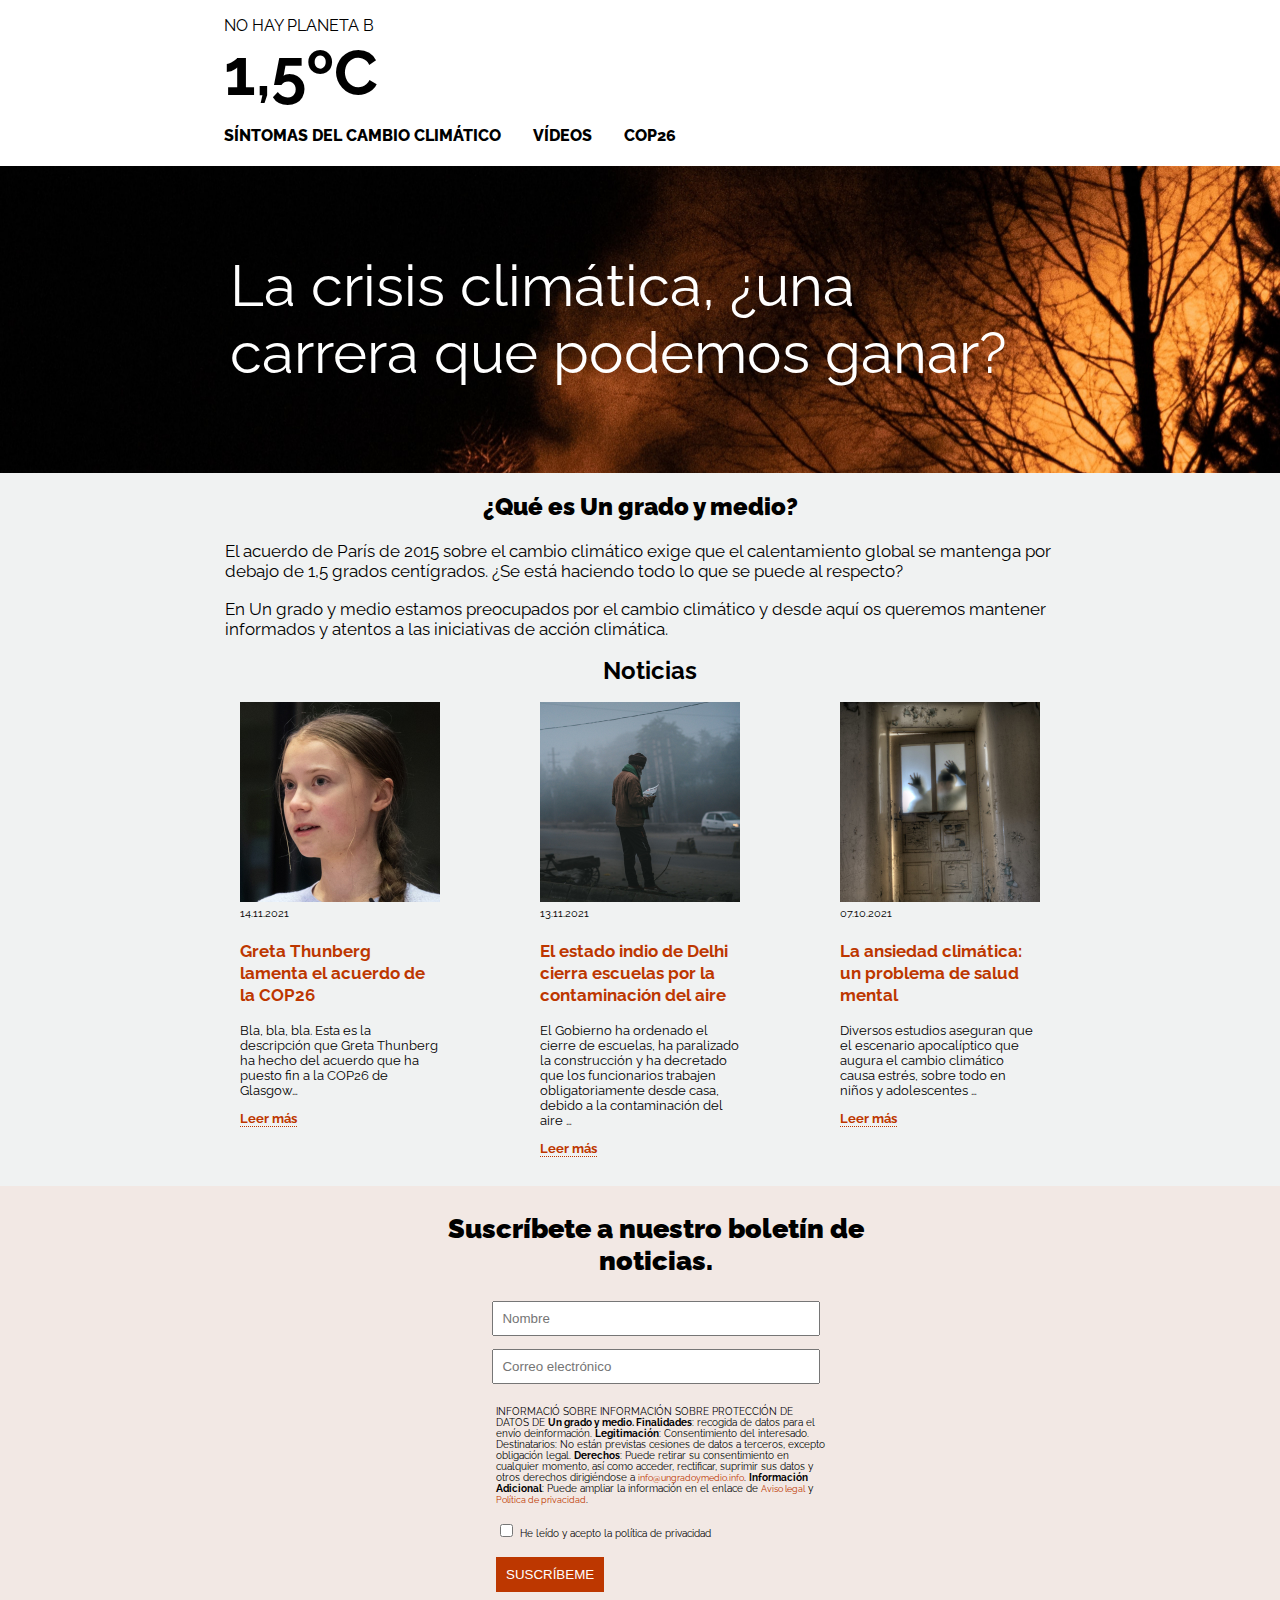
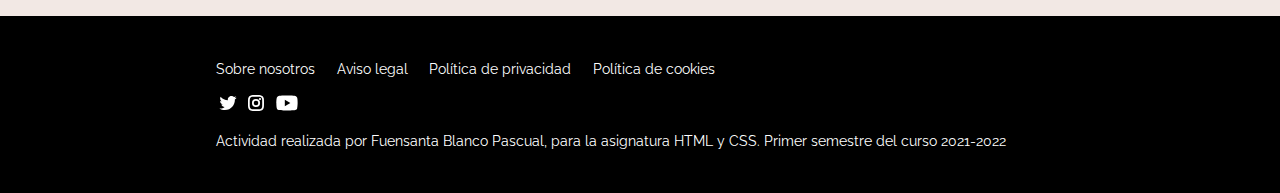
<file: index.html>
<!DOCTYPE html>
<html lang="es">
  <head>
	<link rel="stylesheet" href="CSS/estilos.css">
	<link href="https://fonts.googleapis.com/css2?family=Raleway:ital,wght@0,400;0,700;0,800;1,400&display=swap" rel="stylesheet"> 
    <meta charset="utf-8">
	<meta name="viewport" content="width=device-width" />
    <title>PÁGINA DE INICIO 1.5ºC</title>
  </head>

  <body>
    <div>
		<header id="index">
			<nav id="cabeceraIndex">
				<p class="planetaB">NO HAY PLANETA B</p>
				<a class="enlacePrincipal" href="index.html">1,5ºC</a>			
					<ul class="menu">
						<li><a class="enlaceMenu" href="sintomas.html">SÍNTOMAS DEL CAMBIO CLIMÁTICO</a></li>
						<li><a class="enlaceMenu" href="videos.html">VÍDEOS</a></li>
						<li><a class="enlaceMenu" href="cop26.html">COP26</a></li>
					</ul>
				</nav>
		</header>
		<main>
			<h1 class="imagenFondo">La crisis climática, ¿una carrera que podemos ganar?</h1>
			<div class="contenedorInfo">
				<h2 class="tituloInfo">¿Qué es Un grado y medio?</h2>
				<p class="parrafoInfo">El acuerdo de París de 2015 sobre el cambio climático exige que el
					calentamiento global se mantenga por debajo de 1,5 grados
					centígrados. ¿Se está haciendo todo lo que se puede al respecto?</p>
				<p class="parrafoInfo">En Un grado y medio estamos preocupados por el cambio climático y
					desde aquí os queremos mantener informados y atentos a las iniciativas
					de acción climática.</p>
			</div>
			<section class="noticiasIndex">
			<h2 class="tituloNoticias">Noticias</h2>
			  <article id="articulo1">
				<figure class="figureIndex">
					<img class="imagenNoticias" src="IMAGES/n-greta-thunberg.jpg" alt="Greta Thungberg"/>
					<figcaption>14.11.2021</figcaption>
				</figure>
				<div class="contenedorNoticia">
					<h3><a class="titulo2Noticias" href="">Greta Thunberg lamenta el acuerdo de la COP26</a></h3>
					<p class="parrafoArticulo">Bla, bla, bla. Esta es la descripción que Greta Thunberg ha hecho del acuerdo que ha puesto fin a la COP26 de Glasgow…</p>
					<p class="parrafoArticulo"><a class="enlaceLeerMas" href="">Leer más</a></p>
				</div>
			  </article>
			  <article id="articulo2">
				<figure class="figureIndex">
					<img class="imagenNoticias" src="IMAGES/n-delhi.jpg" alt="Delhi"/>
					<figcaption>13.11.2021</figcaption>
				</figure>
				<div class="contenedorNoticia">
					<h3><a class="titulo2Noticias" href="">El estado indio de Delhi cierra escuelas por la contaminación del aire</a></h3>
					<p class="parrafoArticulo">El Gobierno ha ordenado el cierre de escuelas, ha paralizado la construcción y ha decretado que los funcionarios trabajen obligatoriamente desde casa, 
					debido a la contaminación del aire …</p>
					<p class="parrafoArticulo"><a class="enlaceLeerMas" href="">Leer más</a></p>
				</div>
			  </article>
			  <article id="articulo3">
				<figure class="figureIndex">
					<img class="imagenNoticias" src="IMAGES/n-estres.jpg" alt="Estres"/>
					<figcaption>07.10.2021</figcaption>
				</figure>
				<div class="contenedorNoticia">
					<h3><a class="titulo2Noticias" href="">La ansiedad climática: un problema de salud mental</a></h3>
					<p class="parrafoArticulo">Diversos estudios aseguran que el escenario apocalíptico que augura el cambio climático causa estrés, sobre todo en niños y adolescentes …</p>
					<p class="parrafoArticulo"><a class="enlaceLeerMas" href="">Leer más</a></p>
				</div>
			  </article>
			</section>
			<section class="seccionSuscripcion">
				<form action="#" method="post" accept-charset="utf-8" id="formSuscripcion">
					<h1 class="tituloForm">Suscríbete a nuestro boletín de noticias.</h1>
					<ul class="inputsSuscripcion">
						<li>
							<input type="text" id="name" name="user_nombre" placeholder="Nombre"/>
						</li>
						<li>
							<input type="email" id="mail" name="user_email" placeholder="Correo electrónico"/>
						</li>
					</ul>
					<p id="politicaPriv">INFORMACIÓ SOBRE INFORMACIÓN SOBRE PROTECCIÓN DE DATOS DE <span class="negrita">Un grado y medio. Finalidades</span>: recogida de datos para el envío deinformación. 
						<span class="negrita">Legitimación</span>: Consentimiento del interesado. <span>Destinatarios</span>: No están previstas cesiones de datos a terceros, excepto obligación
						legal. <span class="negrita">Derechos</span>: Puede retirar su consentimiento en cualquier momento, así como acceder, rectificar, suprimir sus datos y otros derechos dirigiéndose a 
						<a class="titulo2Noticias" href="">info@ungradoymedio.info</a>. <span class="negrita">Información Adicional</span>: Puede ampliar la información en el enlace de <a class="titulo2Noticias" href="">Aviso legal</a> y 
						<a class="titulo2Noticias" href="">Política de privacidad</a>.
					</p>
					<p id="terminosycondiciones">
						<input type="checkbox" id="cbox1" value="checkbox"> 
						<label id="aceptoTerminos">He leído y acepto la política de privacidad</label>
					</p>
					<p id="contenedorBotonEnvio">
						<input id="botonEnvio" type="submit" value="SUSCRÍBEME">
					</p>
				</form>
			</section>
		</main>
	
		<footer id="pieIndex">
			<ul class="menuInferior">
				<li><a class="enlaceMenuInferior" href="">Sobre nosotros</a></li>
				<li><a class="enlaceMenuInferior" href="">Aviso legal</a></li>
				<li><a class="enlaceMenuInferior" href="">Política de privacidad</a></li>
				<li><a class="enlaceMenuInferior" href="">Política de cookies</a></li>
			</ul>
			<ul class="redesSociales">
				<li><a class="redesSociales" href=""><img src="IMAGES/twitter.svg" alt="Logo Twitter"/></a></li>
				<li><a class="redesSociales" href=""><img src="IMAGES/instagram.svg" alt="Logo Instagram"/></a></li>
				<li><a class="redesSociales" href=""><img src="IMAGES/youtube.svg" alt="Logo Youtube"/></a></li>
			</ul>
			<p class="infoPractica">Actividad realizada por Fuensanta Blanco Pascual, para la asignatura HTML y CSS. Primer semestre del curso 2021-2022</p>
		</footer>
	</div>
  </body>
</html>
</file>
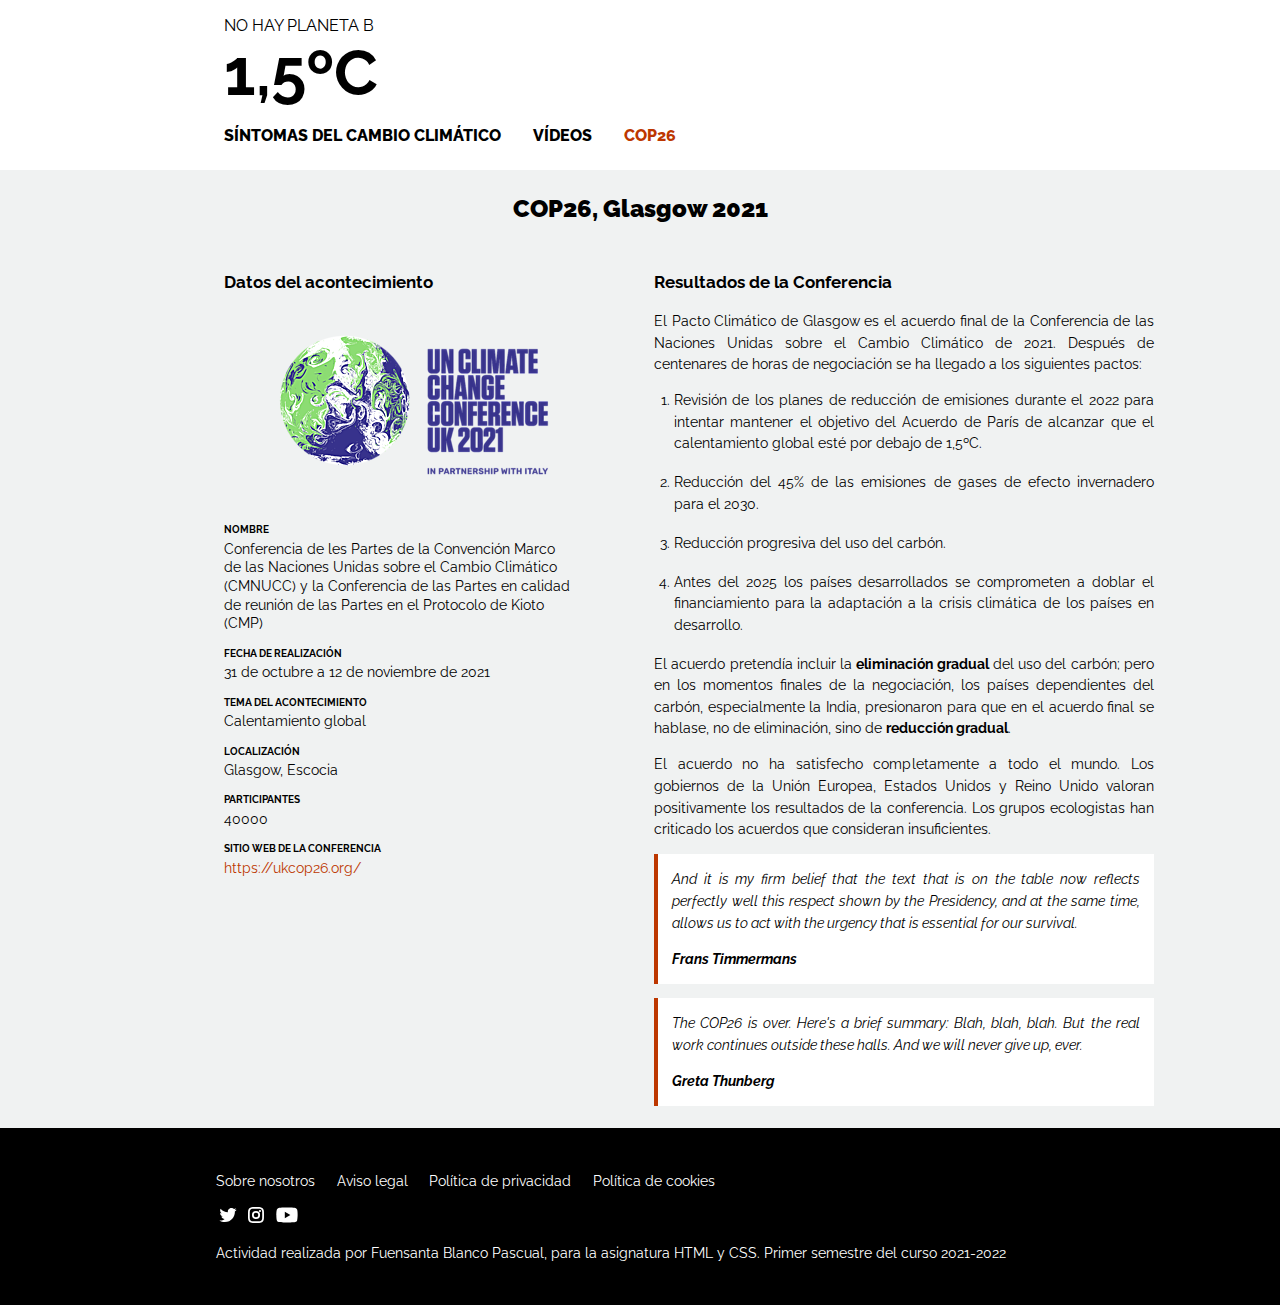
<file: cop26.html>
<!DOCTYPE html>
<html lang="es">
  <head>
	<link rel="stylesheet" href="CSS/estilos.css">
	<link href="https://fonts.googleapis.com/css2?family=Raleway:ital,wght@0,400;0,700;0,800;1,400&display=swap" rel="stylesheet">
    <meta charset="utf-8">
	<meta name="viewport" content="width=device-width" />
    <title>RESUMEN COP26 GLASGOW</title>
  </head>

  <body>
    <div>
		<header id="index">
			<nav id="cabeceraIndex">
				<p class="planetaB">NO HAY PLANETA B</p>
				<a class="enlacePrincipal" href="index.html">1,5ºC</a>			
					<ul class="menu">
						<li><a class="enlaceMenu" href="sintomas.html">SÍNTOMAS DEL CAMBIO CLIMÁTICO</a></li>
						<li><a class="enlaceMenu" href="videos.html">VÍDEOS</a></li>
						<li class="seleccionado">COP26</li>
					</ul>
				</nav>
		</header>
		<main class="mainSintomasVideosCOP">
			<h2 class="tituloSintomasVideosCop">COP26, Glasgow 2021</h2>
			<div class="contenedorCOP26">
				<!--columna izquierda-->
				<div id="columnaIzq">
					<h3>Datos del acontecimiento</h3>
					<figure>
						<img src="IMAGES/COP26_Logo.png" alt="Logo COP"/>
					</figure>
					<dl>
						<dt>NOMBRE</dt>
						<dd>Conferencia de les Partes de la Convención Marco de las Naciones Unidas sobre el Cambio Climático (CMNUCC) y la Conferencia de las Partes en calidad de 
						reunión de las Partes en el Protocolo de Kioto (CMP)</dd>
						<dt>FECHA DE REALIZACIÓN</dt>
						<dd>31 de octubre a 12 de noviembre de 2021</dd>
						<dt>TEMA DEL ACONTECIMIENTO</dt>
						<dd>Calentamiento global</dd>
						<dt>LOCALIZACIÓN</dt>
						<dd>Glasgow, Escocia</dd>
						<dt>PARTICIPANTES</dt>
						<dd>40000</dd>
						<dt>SITIO WEB DE LA CONFERENCIA</dt>
						<dd><a class="enlaceCOP" href="https://ukcop26.org/">https://ukcop26.org/</a></dd>
					</dl>
				</div>
				<!--columna izquierda-->
				<!--columna derecha-->
				<div id="columnaDcha">
					<h3>Resultados de la Conferencia</h3>
					<p>El Pacto Climático de Glasgow es el acuerdo final de la Conferencia de las Naciones Unidas sobre el Cambio Climático de 2021. Después de centenares de horas de 
					negociación se ha llegado a los siguientes pactos:</p>
					<ol id="listaCOP">
						<li>Revisión de los planes de reducción de emisiones durante el 2022 para intentar mantener el objetivo del Acuerdo de París de alcanzar que el calentamiento 
						global esté por debajo de 1,5ºC.</li>
						<li>Reducción del 45% de las emisiones de gases de efecto invernadero para el 2030.</li>
						<li>Reducción progresiva del uso del carbón.</li>
						<li>Antes del 2025 los países desarrollados se comprometen a doblar el financiamiento para la adaptación a la crisis climática de los países en desarrollo.</li>
					</ol>
					<p>El acuerdo pretendía incluir la <span class="negrita">eliminación gradual</span> del uso del carbón; pero en los momentos finales de la negociación, los países dependientes del carbón, 
					especialmente la India, presionaron para que en el acuerdo final se hablase, no de eliminación, sino de <span class="negrita">reducción gradual</span>.</p>
					<p>El acuerdo no ha satisfecho completamente a todo el mundo. Los gobiernos de la Unión Europea, Estados Unidos y Reino Unido valoran positivamente los resultados 
					de la conferencia. Los grupos ecologistas han criticado los acuerdos que consideran insuficientes.</p>
					<div class="citasCOP">
						<p class="parrafoCitas"><cite>And it is my firm belief that the text that is on the table now reflects perfectly well this respect shown by the Presidency, and at the same time, 
						allows us to act with the urgency that is essential for our survival.</cite></p>
						<p class="parrafo2Citas"><cite class="citaSintomas">Frans Timmermans</cite></p>
					</div>
					<div class="citasCOP">
						<p class="parrafoCitas"><cite>The COP26 is over. Here's a brief summary: Blah, blah, blah. But the real work continues outside these halls. And we will never give up, ever.</cite></p>
						<p class="parrafo2Citas"><cite class="citaSintomas">Greta Thunberg</cite></p>
					</div>
				</div>
				<!--columna derecha-->
			</div>
		</main>
	
		<footer id="pieIndex">
			<ul class="menuInferior">
				<li><a class="enlaceMenuInferior" href="">Sobre nosotros</a></li>
				<li><a class="enlaceMenuInferior" href="">Aviso legal</a></li>
				<li><a class="enlaceMenuInferior" href="">Política de privacidad</a></li>
				<li><a class="enlaceMenuInferior" href="">Política de cookies</a></li>
			</ul>
			<ul class="redesSociales">
				<li><a class="redesSociales" href=""><img src="IMAGES/twitter.svg" alt="Logo Twitter"/></a></li>
				<li><a class="redesSociales" href=""><img src="IMAGES/instagram.svg" alt="Logo Instagram"/></a></li>
				<li><a class="redesSociales" href=""><img src="IMAGES/youtube.svg" alt="Logo Youtube"/></a></li>
			</ul>
			<p class="infoPractica">Actividad realizada por Fuensanta Blanco Pascual, para la asignatura HTML y CSS. Primer semestre del curso 2021-2022</p>
		</footer>

	</div>
  </body>
</html>
</file>
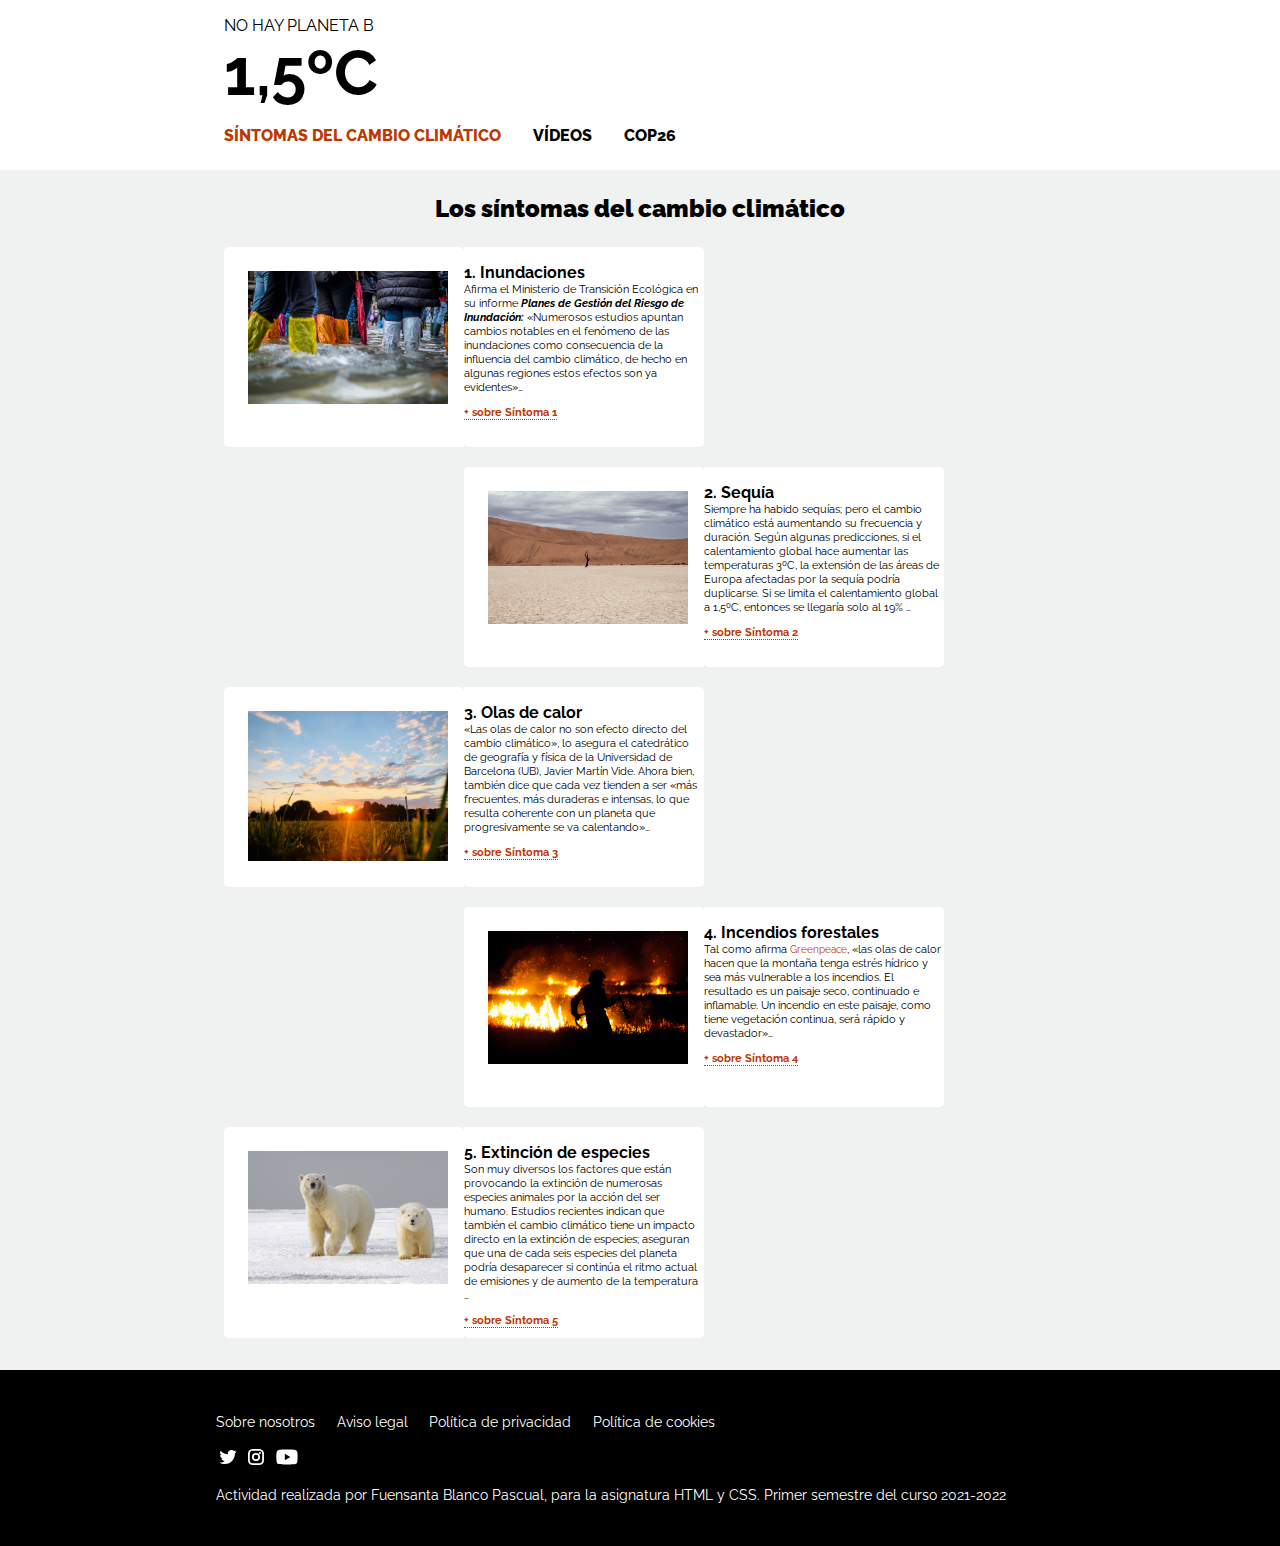
<file: sintomas.html>
<!DOCTYPE html>
<html lang="es">
  <head>
	<link rel="stylesheet" href="CSS/estilos.css">
	<link href="https://fonts.googleapis.com/css2?family=Raleway:ital,wght@0,400;0,700;0,800;1,400&display=swap" rel="stylesheet">
    <meta charset="utf-8">
	<meta name="viewport" content="width=device-width" />
    <title>ENUMERACIÓN DE SÍNTOMAS DEL CAMBIO CLIMÁTICO</title>
  </head>

  <body>
    <div>
		<header id="index">
			<nav id="cabeceraIndex">
				<p class="planetaB">NO HAY PLANETA B</p>
				<a class="enlacePrincipal" href="index.html">1,5ºC</a>			
					<ul class="menu">
						<li class="seleccionado">SÍNTOMAS DEL CAMBIO CLIMÁTICO</li>
						<li><a class="enlaceMenu" href="videos.html">VÍDEOS</a></li>
						<li><a class="enlaceMenu" href="cop26.html">COP26</a></li>
					</ul>
				</nav>
		</header>
		<main class="mainSintomasVideosCOP">
			<h2 class="tituloSintomasVideosCop">Los síntomas del cambio climático</h2>
			<section class="noticiasSintomas">
				<figure class="colorFondo" id="figureSintomas1">
					<img class="imagenSintomas" src="IMAGES/symptom-01.jpg" alt="Síntoma 1"/>
				</figure>
				<div class="colorFondo" id="descripSintomas1">
					<h3 class="tituloSintomas2">1. Inundaciones</h3>
					<p class="parrafoSintomas">Afirma el Ministerio de Transición Ecológica en su informe <cite class="citaSintomas">Planes de Gestión del Riesgo de Inundación:</cite> &laquo;Numerosos estudios apuntan 
					cambios notables en el fenómeno de las inundaciones como consecuencia de la influencia del cambio climático, de hecho en algunas regiones estos efectos son ya 
					evidentes&raquo;…</p>
					<p class="parrafoSintomas"><a class="enlaceLeerMas" href="">+ sobre Síntoma 1</a></p>
				</div>
				<figure class="colorFondo" id="figureSintomas2">
					<img class="imagenSintomas" src="IMAGES/symptom-02.jpg" alt="Síntoma 2"/>
				</figure>
				<div class="colorFondo" id="descripSintomas2">
					<h3 class="tituloSintomas2">2. Sequía</h3>
					<p class="parrafoSintomas">Siempre ha habido sequías; pero el cambio climático está aumentando su frecuencia y duración. Según algunas predicciones, 
					si el calentamiento global hace aumentar las temperaturas 3ºC, la extensión de las áreas de Europa afectadas por la sequía podría duplicarse. Si se limita el 
					calentamiento global a 1,5ºC, entonces se llegaría solo al 19% …</p>
					<p class="parrafoSintomas"><a class="enlaceLeerMas" href="">+ sobre Síntoma 2</a></p>
				</div>
				<figure class="colorFondo" id="figureSintomas3">
					<img class="imagenSintomas" src="IMAGES/symptom-03.jpg" alt="Síntoma 3"/>
				</figure>
				<div class="colorFondo" id="descripSintomas3">
					<h3 class="tituloSintomas2">3. Olas de calor</h3>
					<p class="parrafoSintomas">&laquo;Las olas de calor no son efecto directo del cambio climático&raquo;, lo asegura el catedrático de geografía y física de la Universidad de 
					Barcelona (UB), Javier Martín Vide. Ahora bien, también dice que cada vez tienden a ser &laquo;más frecuentes, más duraderas e intensas, lo que resulta coherente con 
					un planeta que progresivamente se va calentando&raquo;…</p>
					<p class="parrafoSintomas"><a class="enlaceLeerMas" href="">+ sobre Síntoma 3</a></p>
				</div>
				<figure class="colorFondo" id="figureSintomas4">
					<img class="imagenSintomas" src="IMAGES/symptom-04.jpg" alt="Síntoma 4"/>
				</figure>
				<div class="colorFondo" id="descripSintomas4">
					<h3 class="tituloSintomas2">4. Incendios forestales</h3>
					<p class="parrafoSintomas">Tal como afirma <a class="titulo2Noticias" href="">Greenpeace</a>, &laquo;las olas de calor hacen que la montaña tenga estrés hídrico y 
					sea más vulnerable a los incendios. El resultado es un paisaje seco, continuado e inflamable. Un incendio en este paisaje, como tiene vegetación continua, 
					será rápido y devastador&raquo;…</p>
					<p class="parrafoSintomas"><a class="enlaceLeerMas" href="">+ sobre Síntoma 4</a></p>
				</div>
				<figure class="colorFondo" id="figureSintomas5">
					<img class="imagenSintomas" src="IMAGES/symptom-05.jpg" alt="Síntoma 5"/>
				</figure>
				<div class="colorFondo" id="descripSintomas5">
					<h3 class="tituloSintomas2">5. Extinción de especies</h3>
					<p class="parrafoSintomas">Son muy diversos los factores que están provocando la extinción de numerosas especies animales por la acción del ser humano. 
					Estudios recientes indican que también el cambio climático tiene un impacto directo en la extinción de especies; aseguran que una de cada seis especies del 
					planeta podría desaparecer si continúa el ritmo actual de emisiones y de aumento de la temperatura …</p>
					<p class="parrafoSintomas"><a class="enlaceLeerMas" href="">+ sobre Síntoma 5</a></p>
				</div>
			</section>	
		</main>
	
		<footer id="pieIndex">
			<ul class="menuInferior">
				<li><a class="enlaceMenuInferior" href="">Sobre nosotros</a></li>
				<li><a class="enlaceMenuInferior" href="">Aviso legal</a></li>
				<li><a class="enlaceMenuInferior" href="">Política de privacidad</a></li>
				<li><a class="enlaceMenuInferior" href="">Política de cookies</a></li>
			</ul>
			<ul class="redesSociales">
				<li><a class="redesSociales" href=""><img src="IMAGES/twitter.svg" alt="Logo Twitter"/></a></li>
				<li><a class="redesSociales" href=""><img src="IMAGES/instagram.svg" alt="Logo Instagram"/></a></li>
				<li><a class="redesSociales" href=""><img src="IMAGES/youtube.svg" alt="Logo Youtube"/></a></li>
			</ul>
			<p class="infoPractica">Actividad realizada por Fuensanta Blanco Pascual, para la asignatura HTML y CSS. Primer semestre del curso 2021-2022</p>
		</footer>
	</div>
  </body>
</html>
</file>
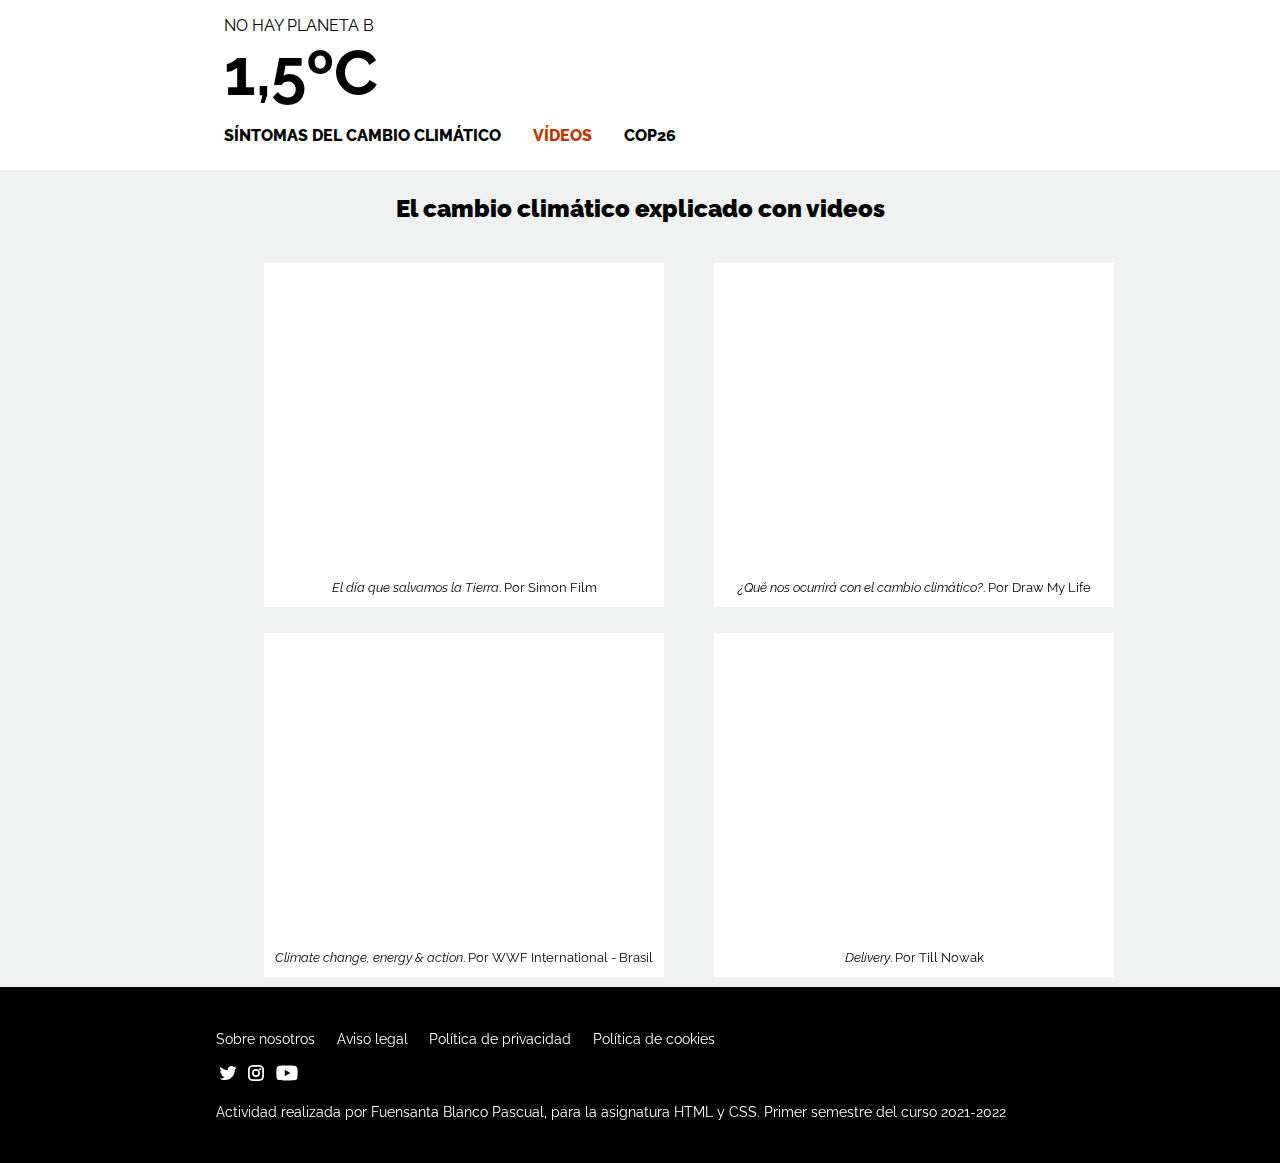
<file: videos.html>
<!DOCTYPE html>
<html lang="es">
  <head>
	<link rel="stylesheet" href="CSS/estilos.css">
	<link href="https://fonts.googleapis.com/css2?family=Raleway:ital,wght@0,400;0,700;0,800;1,400&display=swap" rel="stylesheet">
    <meta charset="utf-8">
	<meta name="viewport" content="width=device-width" />
    <title>VÍDEOS DIVULGATIVOS SOBRE EL CAMBIO CLIMÁTICO</title>
  </head>

  <body>
    <div>
		<header id="index">
			<nav id="cabeceraIndex">
				<p class="planetaB">NO HAY PLANETA B</p>
				<a class="enlacePrincipal" href="index.html">1,5ºC</a>			
					<ul class="menu">
						<li><a class="enlaceMenu" href="sintomas.html">SÍNTOMAS DEL CAMBIO CLIMÁTICO</a></li>
						<li class="seleccionado">VÍDEOS</li>
						<li><a class="enlaceMenu" href="cop26.html">COP26</a></li>
					</ul>
				</nav>
		</header>
		<main class="mainSintomasVideosCOP">
			 <h2 class="tituloSintomasVideosCop">El cambio climático explicado con videos</h2>
			 <div class="contenedorVideos">
				<figure id="video1">
					<iframe src="https://www.youtube.com/embed/d_UCBNdPvCw" title="YouTube video player" allow="accelerometer; autoplay; clipboard-write; encrypted-media; gyroscope; picture-in-picture" allowfullscreen></iframe>
					<figcaption class="pieVideo"><cite>El día que salvamos la Tierra</cite>. Por Simon Film</figcaption>
				</figure>
				<figure id="video2">
					<iframe src="https://www.youtube.com/embed/L9bgqLQ7OZc" title="YouTube video player" allow="accelerometer; autoplay; clipboard-write; encrypted-media; gyroscope; picture-in-picture" allowfullscreen></iframe>
					<figcaption class="pieVideo"><cite>¿Qué nos ocurrirá con el cambio climático?</cite>. Por Draw My Life</figcaption>
				</figure>
				<figure id="video3">
					<iframe src="https://www.youtube.com/embed/_s9dxc_jVlY" title="YouTube video player" allow="accelerometer; autoplay; clipboard-write; encrypted-media; gyroscope; picture-in-picture" allowfullscreen></iframe>					
					<figcaption class="pieVideo"><cite>Climate change, energy & action</cite>. Por WWF International - Brasil</figcaption>
				</figure>
				<figure id="video4">
					<iframe src="https://www.youtube.com/embed/2NZ62wQ_B6U" title="YouTube video player" allow="accelerometer; autoplay; clipboard-write; encrypted-media; gyroscope; picture-in-picture" allowfullscreen></iframe>
					<figcaption class="pieVideo"><cite>Delivery</cite>. Por Till Nowak</figcaption>
				</figure>
			 </div>
		</main>
	
		<footer id="pieIndex">
			<ul class="menuInferior">
				<li><a class="enlaceMenuInferior" href="">Sobre nosotros</a></li>
				<li><a class="enlaceMenuInferior" href="">Aviso legal</a></li>
				<li><a class="enlaceMenuInferior" href="">Política de privacidad</a></li>
				<li><a class="enlaceMenuInferior" href="">Política de cookies</a></li>
			</ul>
			<ul class="redesSociales">
				<li><a class="redesSociales" href=""><img src="IMAGES/twitter.svg" alt="Logo Twitter"/></a></li>
				<li><a class="redesSociales" href=""><img src="IMAGES/instagram.svg" alt="Logo Instagram"/></a></li>
				<li><a class="redesSociales" href=""><img src="IMAGES/youtube.svg" alt="Logo Youtube"/></a></li>
			</ul>
			<p class="infoPractica">Actividad realizada por Fuensanta Blanco Pascual, para la asignatura HTML y CSS. Primer semestre del curso 2021-2022</p>
		</footer>

	</div>
  </body>
</html>
</file>
<file: CSS/estilos.css>
html{
	font-family: 'Raleway', sans-serif;
}

body{
	margin:0;
}

main{
	background-color:#f0f2f2;
}
/*CABECERA*/
a.enlacePrincipal{
	text-decoration:none;
	color:rgb(0,0,0);
	font-weight:bold;
	font-size:4rem;
}

a.enlaceMenu{
	text-decoration:none;
	font-weight:800;
	color:rgb(0,0,0);
}

a.enlaceMenu:hover{
	color:rgba(0,0,0,0.5);
}

li.seleccionado{
	color:rgb(189,55,0);
	font-weight:800;	
}

p.planetaB{
	margin-bottom:auto;
}

/*MENÚ MOVIL*/
ul.menu li{
	padding-bottom:0.3em;
	display:block;
}

ul.menu{
	padding-inline-start:unset;
	list-style-type:none;
}

header#index{
	position:sticky;
	top:0;
	background-color:rgb(255,255,255);
}

nav#cabeceraIndex{
	text-align:center;
}
/*MENÚ MOVIL*/

@media screen and (min-width : 600px) { /*SI ES PC*/
	ul.menu{
		display:flex;
	}
	
	ul.menu li{
		padding-right:2em;
	}
	
	nav#cabeceraIndex{
		text-align:left;
		padding-left:14em;
	}
} 
/*CABECERA*/

/*PIE DE PÁGINA*/
footer#pieIndex{
	background-color:rgb(0,0,0);
	font-size:calc(0.5em + 0.5vw);
	padding-top:2em;
	padding-bottom:2em;
	text-align:center;
	
	max-width:100%;
}

a.enlaceMenuInferior{
	text-decoration:none;
	color:rgb(255,255,255);
}

a.enlaceMenuInferior:hover{
	color:rgb(189,55,0);
}

ul.menuInferior{
	list-style-type:none;
	padding-inline-start:unset;
	
	margin-right:auto;
	margin-left:auto;
}

p.infoPractica{
	color:rgb(255,255,255);	
}

ul.redesSociales li{
	display:inline-block;
}

ul.redesSociales{
	padding-inline-start:unset;
	
	margin-right:auto;
	margin-left:auto;
}

a.redesSociales:hover{
	opacity:0.7;
}
/*MENU MOVIL*/
ul.menuInferior li{
	display:block;
}
/*MENU MOVIL*/
@media screen and (min-width : 600px) { /*SI ES PC*/
	ul.menuInferior{
		display:flex;
	}
	ul.menuInferior li{
		padding-right:1.5em;
	}
	footer#pieIndex{
		text-align:left;
		padding-left:15em;
	}
} 
/*PIE DE PÁGINA*/

/*INDEX.HTML*/
h1.imagenFondo{
	background-image:url("../IMAGES/bg-hero-home.jpg");
	color:white;
	background-size:cover;
	font-weight:normal;
	font-size:calc(2em + 2vw);/*movil*/
	padding-top:1.5em;/*movil*/
	padding-right:1.5em;/*movil*/
	padding-bottom:1.5em;/*movil*/
	padding-left:1em;/*movil*/
	margin-top:0;
	margin-bottom:0;
}

div.contenedorInfo{
	display:flow-root;
	max-width:100%;
}

h2.tituloInfo{
	text-align:center;
	font-weight:900;
	
	margin-right:auto;
	margin-left:auto;
}

p.parrafoInfo{
	font-size:calc(0.6em + 0.6vw);
	font-weight:normal;
	padding-right:1em;/*movil*/
	padding-left:1em;/*movil*/
	
	margin-right:auto;
	margin-left:auto;
}

@media screen and (min-width : 600px) { /*SI ES PC*/
	h1.imagenFondo{
		padding-left:4em;
		padding-right:4.5em;
	}
	p.parrafoInfo{
		/*width:63%;*/
		padding-left:13em;
		padding-right:13em;
	}
} 


section.noticiasIndex{
	display:block;
	
	max-width:100%;
}

figcaption{
	font-size:0.7em;
}

img.imagenNoticias{
	max-width:290px;/*movil*/
	
	margin-left:auto;
	margin-right:auto;
}

div.contenedorNoticia{
	width:290px;/*movil*/
	margin-left:0.8em;/*movil*/
	
	margin-left:auto;
	margin-right:auto;
	
}
@media screen and (max-width : 600px) {
	figure.figureIndex{
		margin-inline-start:10px;/*movil*/
		margin-inline-end:10px;/*movil*/
	}
}

h2.tituloNoticias{
	text-align:center;
	margin:0;
}

a.titulo2Noticias{
	color:rgb(189,55,0);
	text-decoration:none;
	font-size:0.9em;
}

a.titulo2Noticias:hover{
	color:rgb(0,0,0);
	text-decoration:underline;
}

a.enlaceLeerMas{
	color:rgb(189,55,0);
	text-decoration:none;
	border-bottom: 1px dotted;
	font-weight:bold;
}

a.enlaceLeerMas:hover{
	color:rgb(0,0,0);
}

p.parrafoArticulo{
	font-size:0.8em;
}



@media screen and (min-width : 600px) { /*SI ES PC*/
	section.noticiasIndex{
		display:grid;
		padding-left:12.5em;
		grid-template-columns:300px 300px 300px;
		grid-template-rows:30px 500px;
 	}
	h2.tituloNoticias{
		grid-column:2;
		grid-row:1;
	}
	#articulo1{
		grid-column:1;
		grid-row:2;
	}
	#articulo2{
		grid-column:2;
		grid-row:2;
	}
	#articulo3{
		grid-column:3;
		grid-row:2;
	}
	div.contenedorNoticia{
		width:200px;
		margin-left:2.5em;
	}
	img.imagenNoticias{
		max-width:200px;
	}
}

section.seccionSuscripcion{
	background-color:rgb(242, 232, 228);
	
	max-width:100%;
}

form#formSuscripcion{
	padding-bottom:1em;
	
	margin-left:auto;
	margin-right:auto;
}

h1.tituloForm{
	font-weight:900;
	font-size:1em;/*movil*/
	text-align:center;/*movil*/
}

ul.inputsSuscripcion{
	list-style-type:none;
	padding-left:1em;/*movil*/
}

ul.inputsSuscripcion li{
	line-height:3;
}

#name,#mail{
	width:85%;/*movil*/
	padding:8px 8px 8px 8px;
}

#aceptoTerminos{
	font-size:0.6em;
}

p#politicaPriv{
	font-size:0.6em;
	width:90%;/*movil*/
	padding-left:2em;/*movil*/
}

span.negrita{
	font-weight:bold;
}

#botonEnvio{
	background-color:rgb(189, 55, 0);
	color:rgb(255,255,255);
	padding:10px 10px 10px 10px;
	border:aliceblue;
}

#botonEnvio:hover{
	background-color:rgb(0, 0, 0);
}

#contenedorBotonEnvio{
	padding-left:1em; /*movil*/
}

#terminosycondiciones{
	padding-left:1em;/*movil*/
}

@media screen and (min-width : 600px) { /*SI ES PC*/
	form#formSuscripcion{
		padding-top:0.5em;
		padding-bottom:0.5em;
		width:40%;
		margin-left:25em;
	}
	ul.inputsSuscripcion{
		text-align:center;
	}
	h1.tituloForm{
		font-size:1.7em;
	}
	#name,#mail{
		width:60%;
	}
	ul.inputsSuscripcion{
		padding-left:0;
	}
	p#politicaPriv{
		width:65%;
		padding-left:10em;
	}
	#contenedorBotonEnvio{
		padding-left:6em;
	}

	#terminosycondiciones{
		padding-left:6em;
	}
}
/*INDEX.HTML*/

/*SINTOMAS.HTML*/
main.mainSintomasVideosCOP{
	max-width:100%;
}

cite.citaSintomas{
	font-weight:bold;
}

section.noticiasSintomas{
	display:block;
	padding-bottom:2em;
	
	margin-left:auto;
	margin-right:auto;
}

.colorFondo{
	background-color:rgb(255,255,255);
	margin:0;
	margin-left:1em;
	margin-right:1em;
}

h2.tituloSintomasVideosCop{
	margin-block-end:0;
	padding-top:1em;
	padding-bottom:1em;
	text-align:center;
	font-weight:900;
	font-size:1em;
}

img.imagenSintomas{
	max-width:200px;
	padding-top:1em;
	padding-left:1.5em;
}

p.parrafoSintomas{
	font-size:0.7em;
	margin-block-start:0;
}

h3.tituloSintomas2{
	margin-block-end:0;
	margin-block-start:0;/*movil*/
	font-size:1em;
}

@media screen and (max-width : 600px) {/*SI ES MOVIL*/
	p.parrafoSintomas{
		padding-left:1.8em;
		padding-right:1.5em;
	}

	h3.tituloSintomas2{
		padding-left:1.8em;
		padding-right:1.5em;
	}
}

figure#figureSintomas1,figure#figureSintomas2,figure#figureSintomas3,figure#figureSintomas4,figure#figureSintomas5{
	border-top-left-radius:5px;
	border-top-right-radius:5px;
}
div#descripSintomas1,div#descripSintomas2,div#descripSintomas3,div#descripSintomas4,div#descripSintomas5{
	border-bottom-left-radius:5px;
	border-bottom-right-radius:5px;
}



@media screen and (min-width : 600px) { /*SI ES PC*/
	.colorFondo{
		background-color:rgb(255,255,255);
		margin:0;
	}
	h3.tituloSintomas2{
		margin-block-start:1em;
	}
	img.imagenSintomas{
		max-width:200px;
		padding-top:1.5em;
		padding-left:1.5em;
	}
	
	figure#figureSintomas1,figure#figureSintomas2,figure#figureSintomas3,figure#figureSintomas4,figure#figureSintomas5{
		border-top-left-radius:5px;
		border-bottom-left-radius:5px;
	}
	div#descripSintomas1,div#descripSintomas2,div#descripSintomas3,div#descripSintomas4,div#descripSintomas5{
		border-top-right-radius:5px;
		border-bottom-right-radius:5px;
	}

	h2.tituloSintomasVideosCop{
		font-size:1.5em;
	}

	section.noticiasSintomas{
		display: grid;
		grid-template-columns: 240px 240px 240px;
		grid-auto-rows: minmax(200px, auto);
		grid-row-gap:20px;
		padding-left:14em;
	}
	figure#figureSintomas1{
		grid-column:1;
		grid-row:1;
	}
	div#descripSintomas1{
		grid-column:2;
		grid-row:1;
	}
	figure#figureSintomas2{
		grid-column:2;
		grid-row:2;
	}
	div#descripSintomas2{
		grid-column:3;
		grid-row:2;
	}
	figure#figureSintomas3{
		grid-column:1;
		grid-row:3;
	}
	div#descripSintomas3{
		grid-column:2;
		grid-row:3;
	}
	figure#figureSintomas4{
		grid-column:2;
		grid-row:4;
	}
	div#descripSintomas4{
		grid-column:3;
		grid-row:4;
	}
	figure#figureSintomas5{
		grid-column:1;
		grid-row:5;
	}
	div#descripSintomas5{
		grid-column:2;
		grid-row:5;
	}
}
/*SINTOMAS.HTML*/

/*VIDEOS.HTML*/
.contenedorVideos{
	margin-left:auto;
	margin-right:auto;
}

#video1,#video2,#video3,#video4{
	background-color:rgb(255,255,255);
}
	
iframe{
	width:300px;
	height:150px;
	border:0px;
}

@media screen and (max-width : 600px) {
	figcaption.pieVideo{
		background-color:rgb(255,255,255);
		font-size:0.8em;
		text-align:center;
		width:200px;
		padding-left:3em;
	}
	.contenedorVideos{
		padding-top:0.5em;
		padding-bottom:0.5em;
	}
}

@media screen and (min-width : 600px) { /*SI ES PC*/
	.contenedorVideos{
		display:grid;
		grid-template-columns:450px 450px;
		grid-template-rows:370px 370px;
		padding-left:14em;
	}
	
	#video1{
		grid-column:1;
		grid-row:1;
	}
	#video2{
		grid-column:2;
		grid-row:1;
	}
	#video3{
		grid-column:1;
		grid-row:2;
	}
	#video4{
		grid-column:2;
		grid-row:2;
	}
	
	#video1,#video2,#video3,#video4{
		background-color:rgb(255,255,255);
		width:400px;
	}
	
	iframe{
		width:400px;
		height:300px;
	}
	figcaption.pieVideo{
		background-color:rgb(255,255,255);
		font-size:0.8em;
		text-align:center;
		width:400px;
		padding-top:1em;
		padding-bottom:1em;
	}
}
/*VIDEOS.HTML*/

/*COP26.HTML*/
div.contenedorCOP26{
	background-color: #f0f2f2;
	padding-top:0.5em;
	padding-bottom:0.5em;
	
	margin-left:auto;
	margin-right:auto;
}

a.enlaceCOP{
	color:rgb(189,55,0);
	text-decoration:none;
}

a.enlaceCOP:hover{
	color:rgb(0,0,0);
	text-decoration:underline;
}

div#columnaDcha{
	text-align:justify;
}

div.citasCOP{
	background-color:rgb(255,255,255);
	border-left:4px solid rgb(189,55,0);
}

p.parrafoCitas{
	padding-left:1em;
	padding-right:1em;
	padding-top:1em;
}

p.parrafo2Citas{
	padding-left:1em;
	padding-bottom:1em;
}


div#columnaIzq{
	font-size:0.9em;
}
div#columnaDcha{
	font-size:0.9em;
	line-height:1.5em;
}
dt{
	font-size:0.7em;
	font-weight:bold;
}
dl{
	line-height:1.3em;
}
dd{
	margin-inline-start:0;
	margin-bottom:0.8em;
}
ol#listaCOP{
	padding-inline-start:20px;
}
ol#listaCOP li{
	margin-bottom:1.2em;
}

@media screen and (max-width : 600px) {
	.contenedorCOP26{
		padding-left:1em;
		padding-right:1em;
	}
}

@media screen and (min-width : 600px) { /*SI ES PC*/
	.contenedorCOP26{
		display:grid;
		grid-template-columns:350px 500px;
		grid-column-gap:80px;
		padding-left:14em;
	}
	div#columnaIzq{
		grid-column:1;
	}
	div#columnaDcha{
		grid-column:2;
	}
}
/*COP26.HTML*/
</file>
